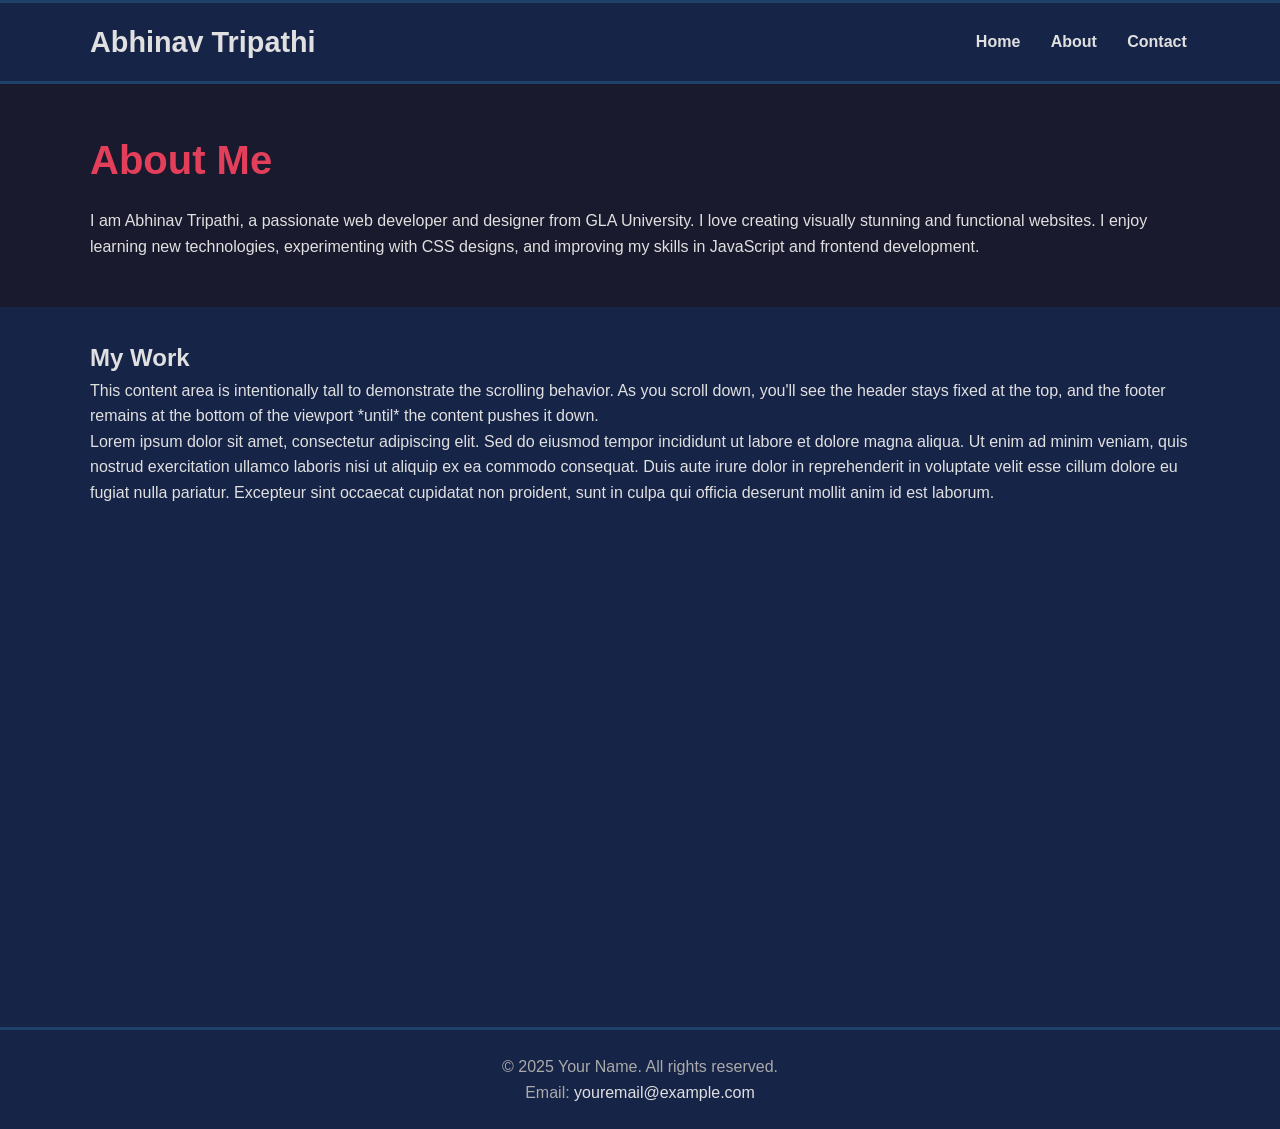
<file: CSS/ques1/index.html>
<!DOCTYPE html>
<html lang="en">
<head>
    <meta charset="UTF-8">
    <meta name="viewport" content="width=device-width, initial-scale=1.0">
    <title>Your Name - Personal Portfolio</title>
    <link rel="stylesheet" href="style.css">
</head>
<body>

    <header class="site-header">
        <div class="container">
            <h1 class="site-title">Abhinav Tripathi</h1>
            <nav class="site-nav">
                <ul>
                    <li><a href="#home">Home</a></li>
                    <li><a href="#about">About</a></li>
                    <li><a href="#contact">Contact</a></li>
                </ul>
            </nav>
        </div>
    </header>

    <main id="home" class="main-content">

        <section id="about" class="about-section">
            <div class="container">
                <div class="bio-content">
                    <h2>About Me</h2>
                    <p>I am Abhinav Tripathi, a passionate web developer and designer from GLA University. I love creating visually stunning and functional websites. I enjoy learning new technologies, experimenting with CSS designs, and improving my skills in JavaScript and frontend development.</p>
                </div>
                <!-- <div class="profile-image-container">
                    <img src="https://via.placeholder.com/250" alt="A professional headshot of Your Name" class="profile-image">
                </div> -->
            </div>
        </section>

        <section class="placeholder-content">
            <div class="container">
                <h2>My Work</h2>
                <p>This content area is intentionally tall to demonstrate the scrolling behavior. As you scroll down, you'll see the header stays fixed at the top, and the footer remains at the bottom of the viewport *until* the content pushes it down.</p>
                <p>Lorem ipsum dolor sit amet, consectetur adipiscing elit. Sed do eiusmod tempor incididunt ut labore et dolore magna aliqua. Ut enim ad minim veniam, quis nostrud exercitation ullamco laboris nisi ut aliquip ex ea commodo consequat. Duis aute irure dolor in reprehenderit in voluptate velit esse cillum dolore eu fugiat nulla pariatur. Excepteur sint occaecat cupidatat non proident, sunt in culpa qui officia deserunt mollit anim id est laborum.</p>
            </div>
        </section>

    </main>

    <footer id="contact" class="site-footer">
        <div class="container">
            <p>&copy; 2025 Your Name. All rights reserved.</p>
            <p>Email: <a href="mailto:youremail@example.com">youremail@example.com</a></p>
        </div>
    </footer>

</body>
</html>
</file>
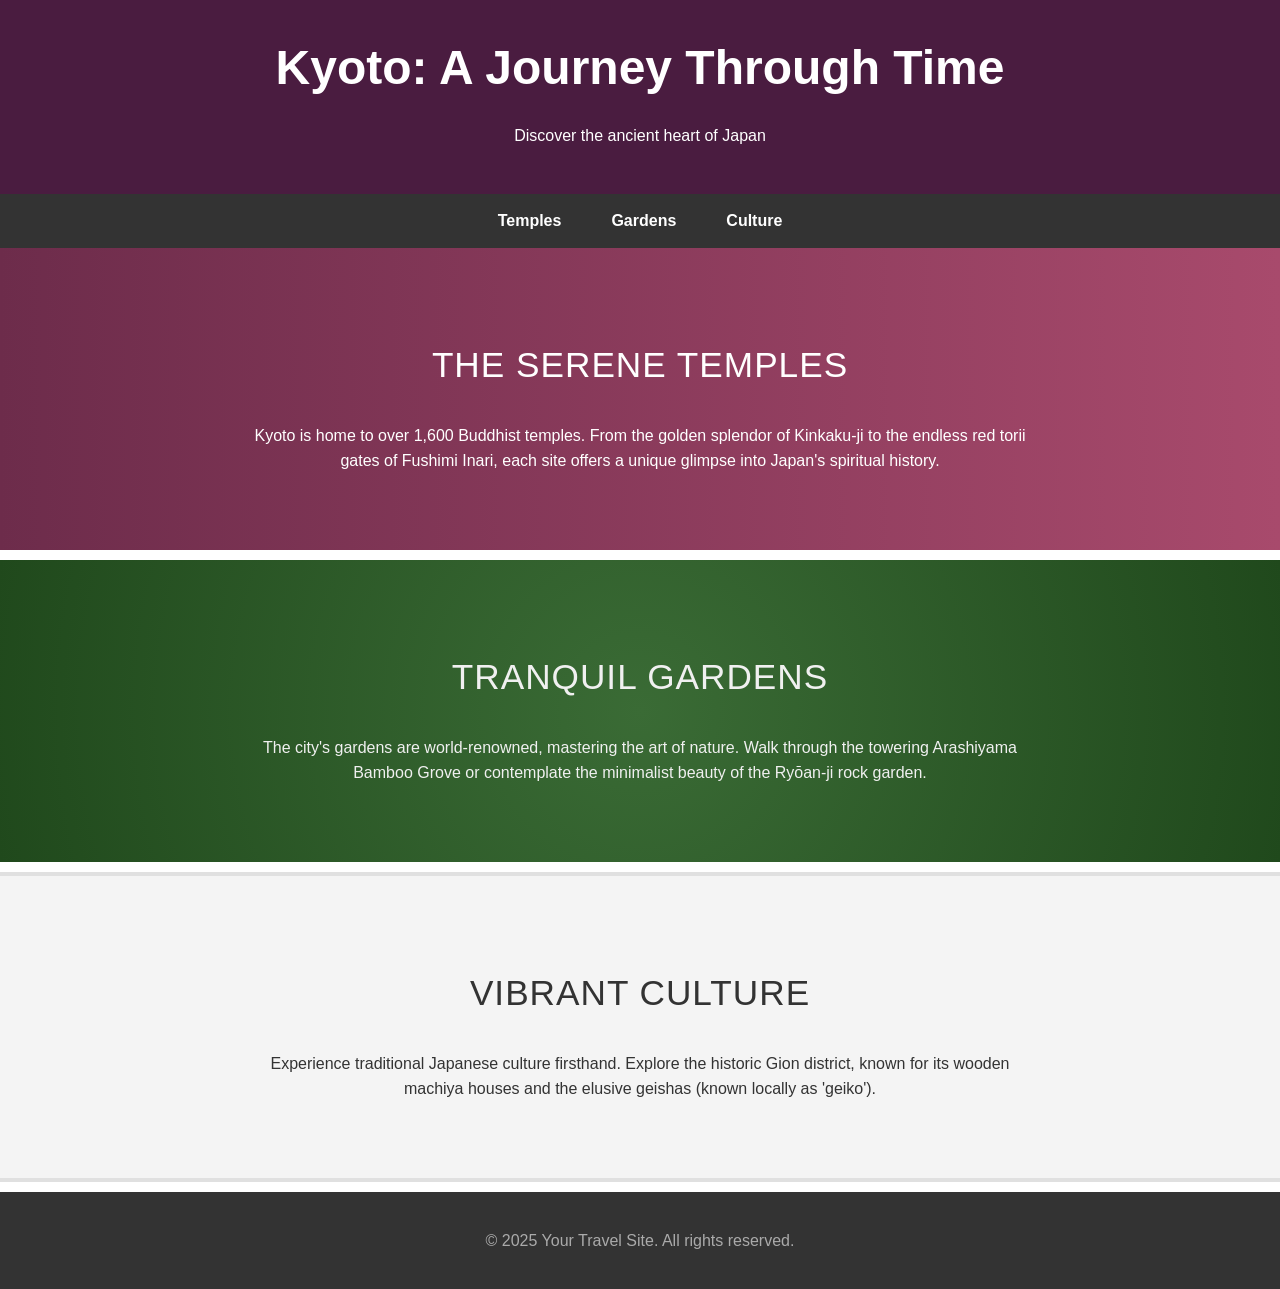
<file: CSS/ques2/index.html>
<!DOCTYPE html>
<html lang="en">
<head>
    <meta charset="UTF-8">
    <meta name="viewport" content="width=device-width, initial-scale=1.0">
    <title>Visit Kyoto</title>
    <link rel="stylesheet" href="style.css">
</head>
<body>

    <header>
        <h1>Kyoto: A Journey Through Time</h1>
        <p>Discover the ancient heart of Japan</p>
    </header>

    <nav>
        <ul>
            <li><a href="#temples">Temples</a></li>
            <li><a href="#gardens">Gardens</a></li>
            <li><a href="#culture">Culture</a></li>
        </ul>
    </nav>

    <main>
        
        <section id="temples">
            <h2>The Serene Temples</h2>
            <p>Kyoto is home to over 1,600 Buddhist temples. From the golden splendor of Kinkaku-ji to the endless red torii gates of Fushimi Inari, each site offers a unique glimpse into Japan's spiritual history.</p>
        </section>

        <section id="gardens">
            <h2>Tranquil Gardens</h2>
            <p>The city's gardens are world-renowned, mastering the art of nature. Walk through the towering Arashiyama Bamboo Grove or contemplate the minimalist beauty of the Ryōan-ji rock garden.</p>
        </section>

        <section id="culture">
            <h2>Vibrant Culture</h2>
            <p>Experience traditional Japanese culture firsthand. Explore the historic Gion district, known for its wooden machiya houses and the elusive geishas (known locally as 'geiko').</p>
        </section>

    </main>

    <footer>
        <p>&copy; 2025 Your Travel Site. All rights reserved.</p>
    </footer>

</body>
</html>
</file>
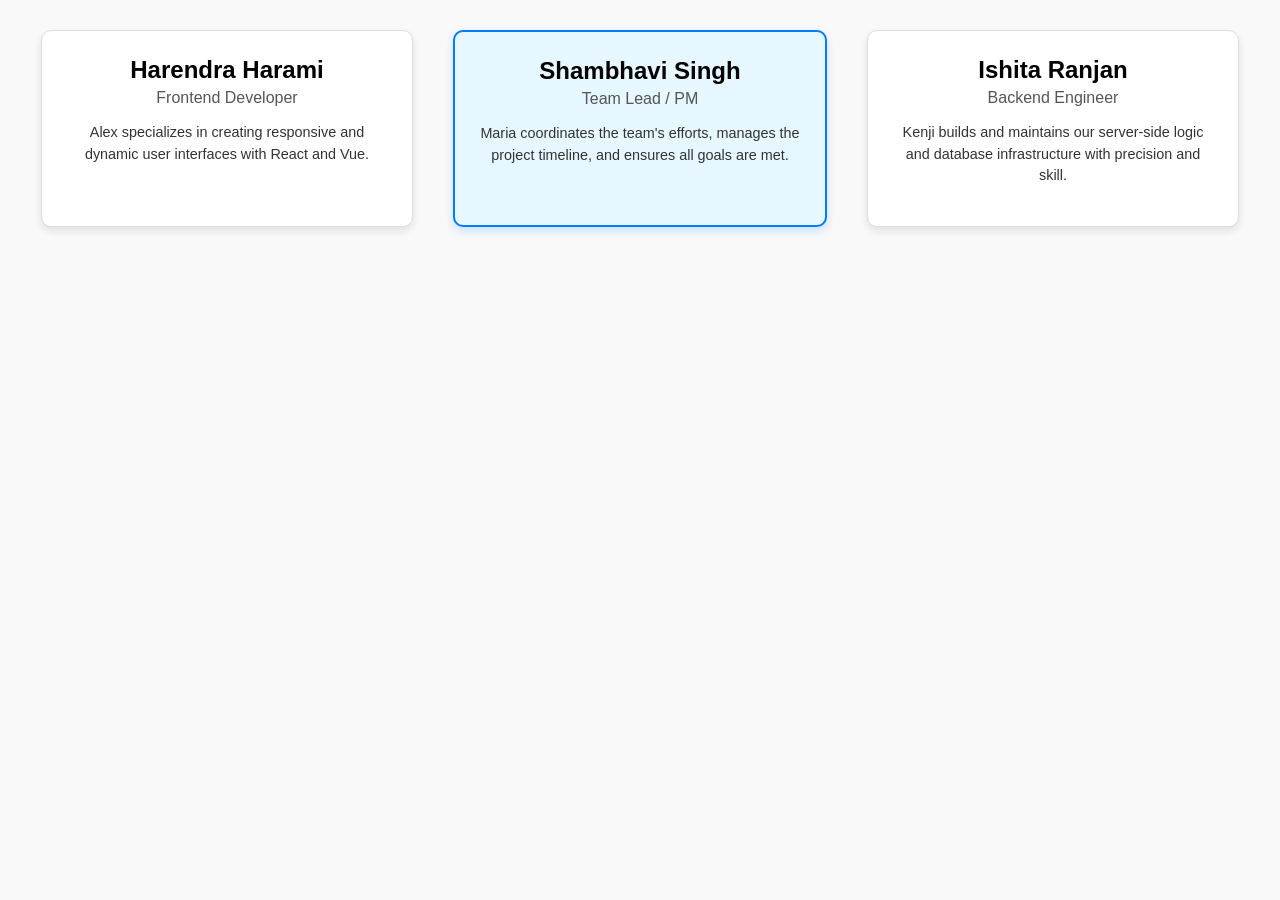
<file: CSS/ques3/index.html>
<!DOCTYPE html>
<html lang="en">
<head>
    <meta charset="UTF-8">
    <meta name="viewport" content="width=device-width, initial-scale=1.0">
    <title>Our Team</title>
    <link rel="stylesheet" href="style.css">
</head>
<body>

    <section class="team-container">

        <div class="team-card">
            <h2>Harendra Harami</h2>
            <h3>Frontend Developer</h3>
            <p>Alex specializes in creating responsive and dynamic user interfaces with React and Vue.</p>
        </div>
        
        <div class="team-card highlight">
            <h2>Shambhavi Singh</h2>
            <h3>Team Lead / PM</h3>
            <p>Maria coordinates the team's efforts, manages the project timeline, and ensures all goals are met.</p>
        </div>

        <div class="team-card">
            <h2>Ishita Ranjan</h2>
            <h3>Backend Engineer</h3>
            <p>Kenji builds and maintains our server-side logic and database infrastructure with precision and skill.</p>
        </div>

    </section>

</body>
</html>
</file>
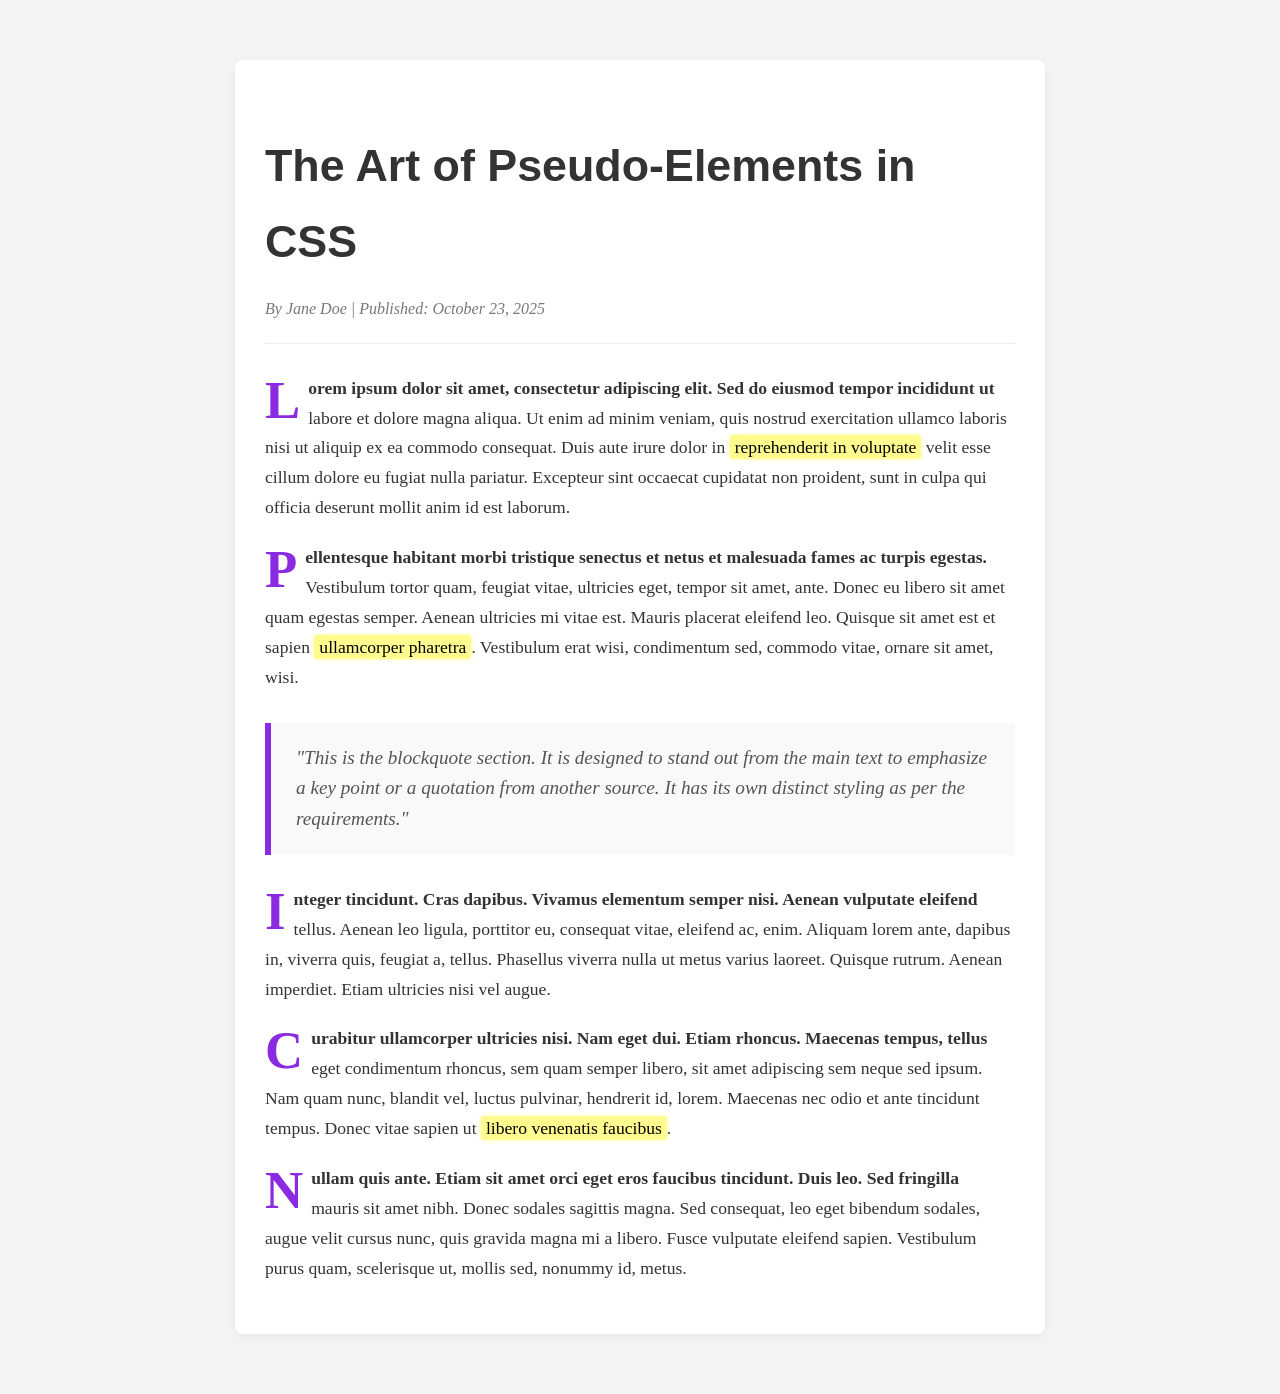
<file: CSS/ques4/index.html>
<!DOCTYPE html>
<html lang="en">
<head>
    <meta charset="UTF-8">
    <meta name="viewport" content="width=device-width, initial-scale=1.0">
    <title>Long Article Page</title>
    <link rel="stylesheet" href="style.css">
</head>
<body>

    <article>
        <header>
            <h1>The Art of Pseudo-Elements in CSS</h1>
        </header>
        
        <p class="byline">By Jane Doe | Published: October 23, 2025</p>

        <div class="article-body">
            <p>Lorem ipsum dolor sit amet, consectetur adipiscing elit. Sed do eiusmod tempor incididunt ut labore et dolore magna aliqua. Ut enim ad minim veniam, quis nostrud exercitation ullamco laboris nisi ut aliquip ex ea commodo consequat. Duis aute irure dolor in <mark>reprehenderit in voluptate</mark> velit esse cillum dolore eu fugiat nulla pariatur. Excepteur sint occaecat cupidatat non proident, sunt in culpa qui officia deserunt mollit anim id est laborum.</p>

            <p>Pellentesque habitant morbi tristique senectus et netus et malesuada fames ac turpis egestas. Vestibulum tortor quam, feugiat vitae, ultricies eget, tempor sit amet, ante. Donec eu libero sit amet quam egestas semper. Aenean ultricies mi vitae est. Mauris placerat eleifend leo. Quisque sit amet est et sapien <mark>ullamcorper pharetra</mark>. Vestibulum erat wisi, condimentum sed, commodo vitae, ornare sit amet, wisi.</p>

            <blockquote>
                <p>"This is the blockquote section. It is designed to stand out from the main text to emphasize a key point or a quotation from another source. It has its own distinct styling as per the requirements."</p>
            </blockquote>

            <p>Integer tincidunt. Cras dapibus. Vivamus elementum semper nisi. Aenean vulputate eleifend tellus. Aenean leo ligula, porttitor eu, consequat vitae, eleifend ac, enim. Aliquam lorem ante, dapibus in, viverra quis, feugiat a, tellus. Phasellus viverra nulla ut metus varius laoreet. Quisque rutrum. Aenean imperdiet. Etiam ultricies nisi vel augue.</p>

            <p>Curabitur ullamcorper ultricies nisi. Nam eget dui. Etiam rhoncus. Maecenas tempus, tellus eget condimentum rhoncus, sem quam semper libero, sit amet adipiscing sem neque sed ipsum. Nam quam nunc, blandit vel, luctus pulvinar, hendrerit id, lorem. Maecenas nec odio et ante tincidunt tempus. Donec vitae sapien ut <mark>libero venenatis faucibus</mark>.</p>

            <p>Nullam quis ante. Etiam sit amet orci eget eros faucibus tincidunt. Duis leo. Sed fringilla mauris sit amet nibh. Donec sodales sagittis magna. Sed consequat, leo eget bibendum sodales, augue velit cursus nunc, quis gravida magna mi a libero. Fusce vulputate eleifend sapien. Vestibulum purus quam, scelerisque ut, mollis sed, nonummy id, metus.</p>
        </div>
    </article>

</body>
</html>
</file>
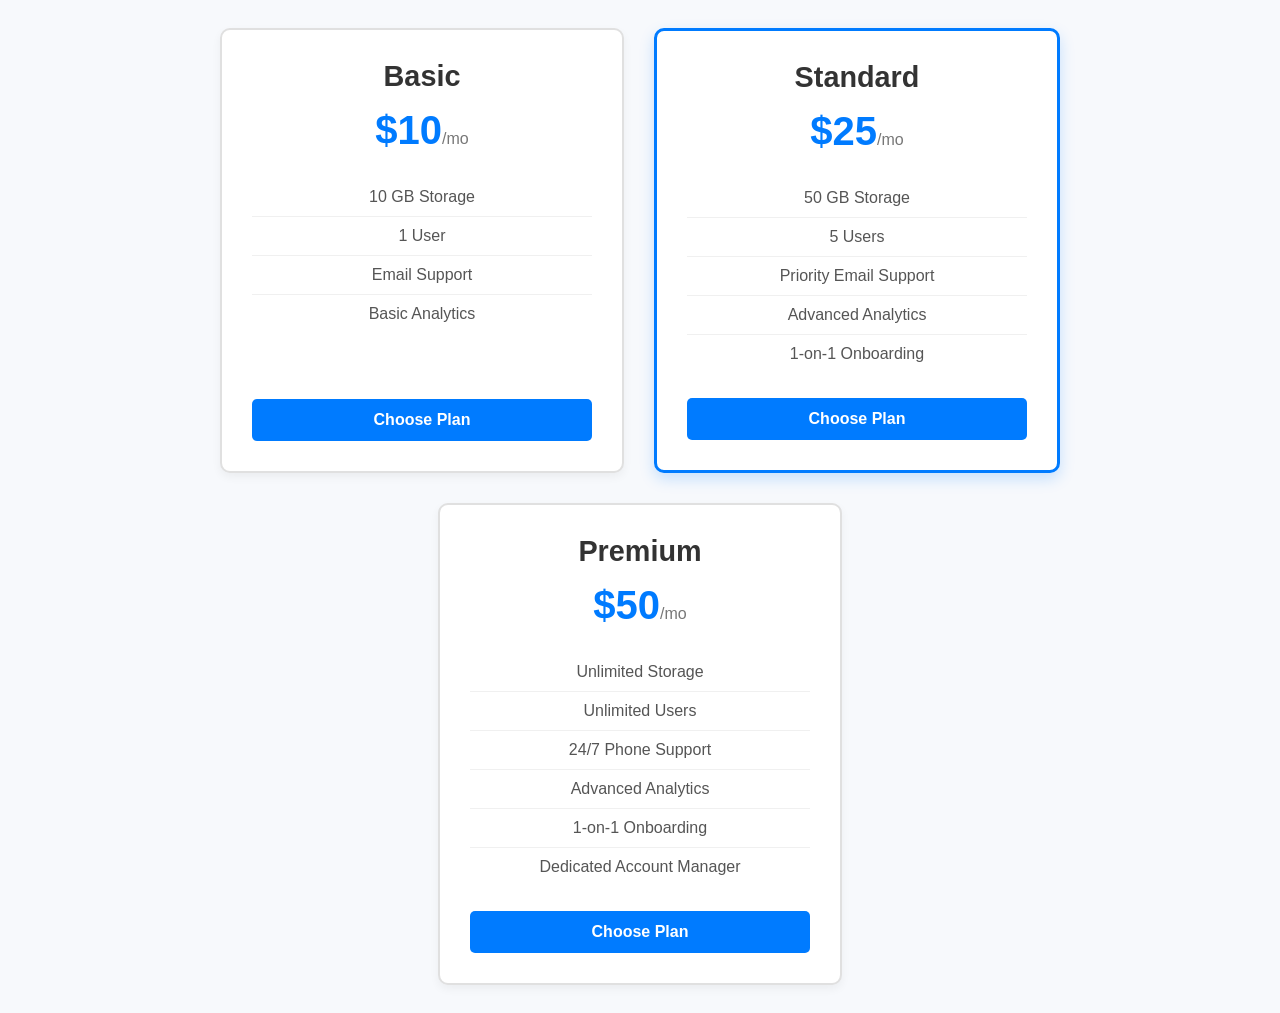
<file: CSS/ques5/index.html>
<!DOCTYPE html>
<html lang="en">
<head>
    <meta charset="UTF-8">
    <meta name="viewport" content="width=device-width, initial-scale=1.0">
    <title>Pricing Table</title>
    <link rel="stylesheet" href="style.css">
</head>
<body>

    <section class="pricing-container">

        <div class="pricing-plan">
            <h2>Basic</h2>
            <div class="price">$10<span>/mo</span></div>
            <ul>
                <li>10 GB Storage</li>
                <li>1 User</li>
                <li>Email Support</li>
                <li>Basic Analytics</li>
            </ul>
            <a href="#" class="btn">Choose Plan</a>
        </div>

        <div class="pricing-plan highlight">
            <h2>Standard</h2>
            <div class="price">$25<span>/mo</span></div>
            <ul>
                <li>50 GB Storage</li>
                <li>5 Users</li>
                <li>Priority Email Support</li>
                <li>Advanced Analytics</li>
                <li>1-on-1 Onboarding</li>
            </ul>
            <a href="#" class="btn">Choose Plan</a>
        </div>

        <div class="pricing-plan">
            <h2>Premium</h2>
            <div class="price">$50<span>/mo</span></div>
            <ul>
                <li>Unlimited Storage</li>
                <li>Unlimited Users</li>
                <li>24/7 Phone Support</li>
                <li>Advanced Analytics</li>
                <li>1-on-1 Onboarding</li>
                <li>Dedicated Account Manager</li>
            </ul>
            <a href="#" class="btn">Choose Plan</a>
        </div>

    </section>

</body>
</html>
</file>
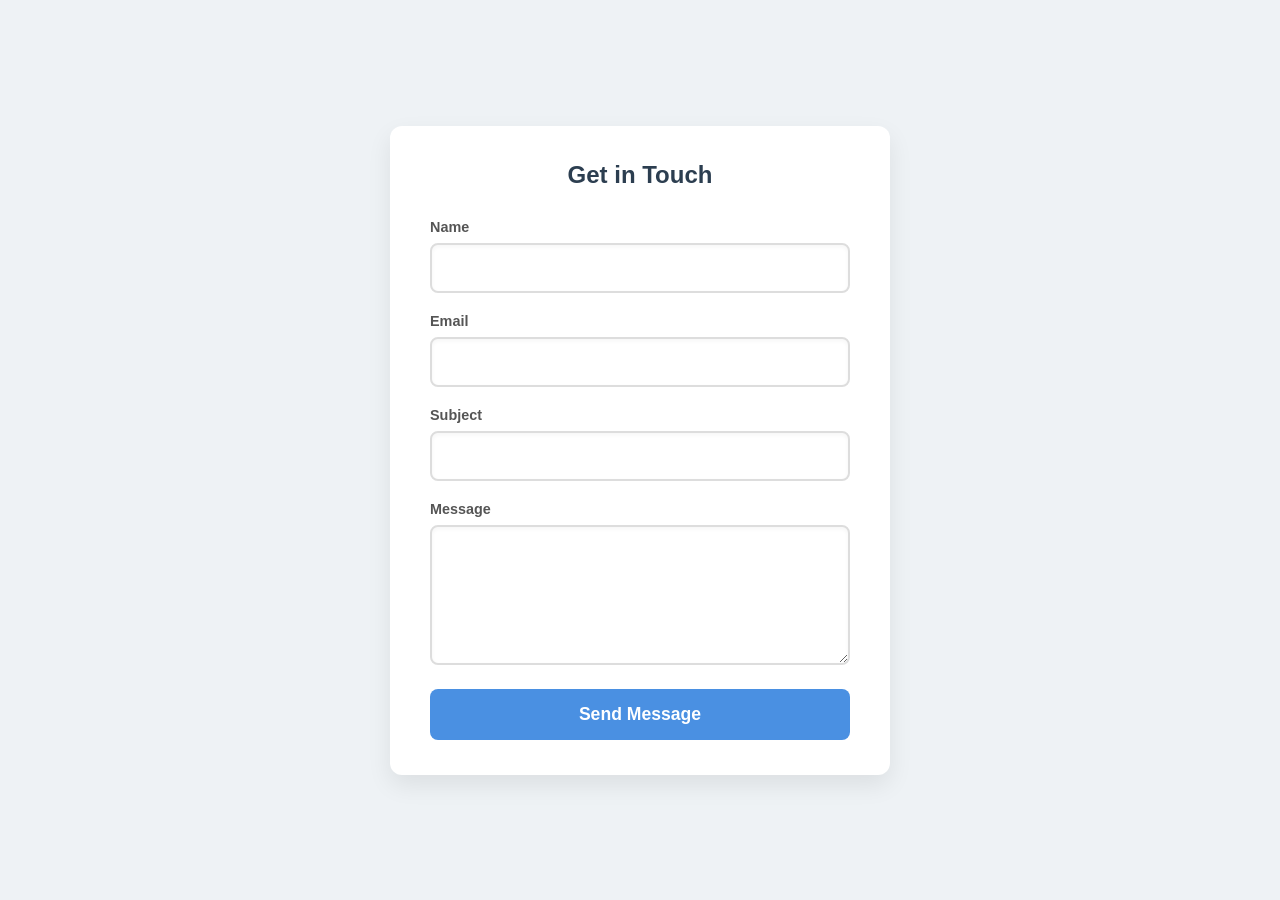
<file: CSS/ques7/index.html>
<!DOCTYPE html>
<html lang="en">
<head>
    <meta charset="UTF-8">
    <meta name="viewport" content="width=device-width, initial-scale=1.0">
    <title>Contact Us</title>
    <link rel="stylesheet" href="style.css">
</head>
<body>

    <form id="contact-form">
        <h2>Get in Touch</h2>
        
        <div class="form-group">
            <label for="name">Name</label>
            <input type="text" id="name" name="user_name" required>
        </div>
        
        <div class="form-group">
            <label for="email">Email</label>
            <input type="email" id="email" name="user_email" required>
        </div>
        
        <div class="form-group">
            <label for="subject">Subject</label>
            <input type="text" id="subject" name="user_subject">
        </div>
        
        <div class="form-group">
            <label for="message">Message</label>
            <textarea id="message" name="user_message" rows="6" required></textarea>
        </div>
        
        <button type="submit" class="submit-btn">Send Message</button>
    </form>

</body>
</html>
</file>
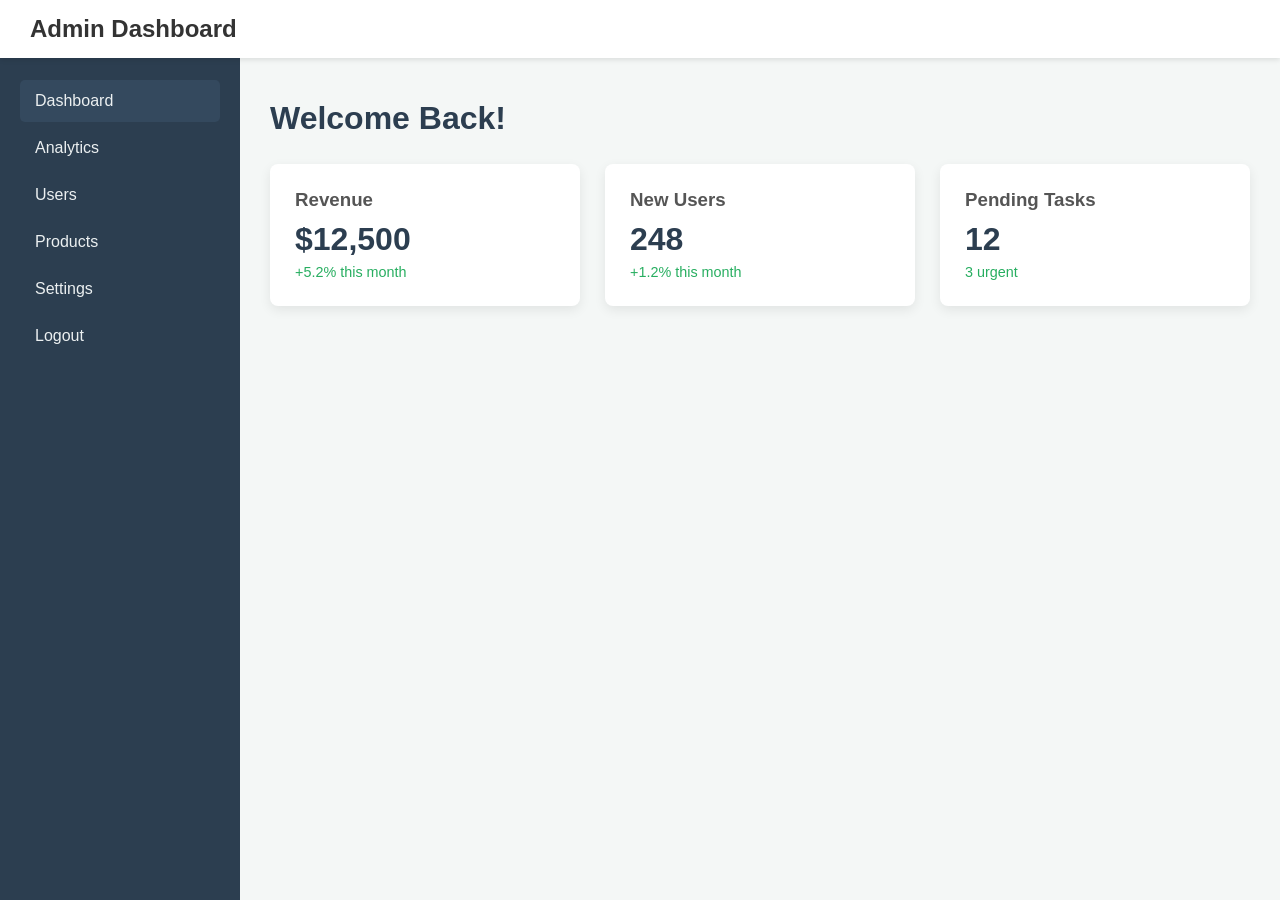
<file: CSS/ques8/index.html>
<!DOCTYPE html>
<html lang="en">
<head>
    <meta charset="UTF-8">
    <meta name="viewport" content="width=device-width, initial-scale=1.0">
    <title>Dashboard Layout</title>
    <link rel="stylesheet" href="style.css">
</head>
<body>

    <header class="dashboard-header">
        <h1>Admin Dashboard</h1>
    </header>

    <aside class="sidebar">
        <nav>
            <ul>
                <li><a href="#" class="active">Dashboard</a></li>
                <li><a href="#">Analytics</a></li>
                <li><a href="#">Users</a></li>
                <li><a href="#">Products</a></li>
                <li><a href="#">Settings</a></li>
                <li><a href="#">Logout</a></li>
            </ul>
        </nav>
    </aside>

    <main class="main-content">
        <h2>Welcome Back!</h2>

        <div class="content-boxes">
            
            <div class="box">
                <h3>Revenue</h3>
                <p>$12,500</p>
                <span>+5.2% this month</span>
            </div>
            
            <div class="box">
                <h3>New Users</h3>
                <p>248</p>
                <span>+1.2% this month</span>
            </div>

            <div class="box">
                <h3>Pending Tasks</h3>
                <p>12</p>
                <span>3 urgent</span>
            </div>

        </div>
    </main>

</body>
</html>
</file>
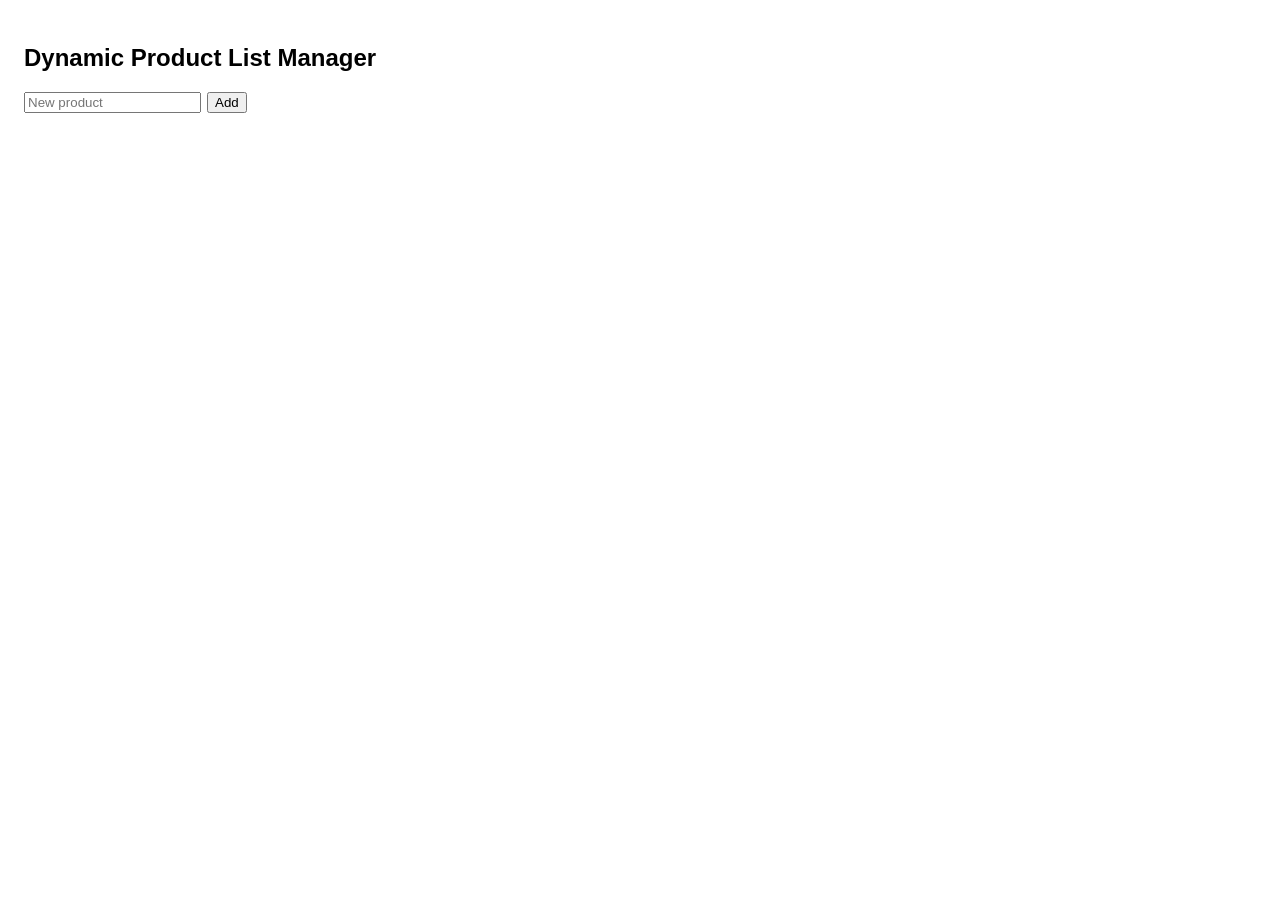
<file: DOM/q1/index.html>
<!DOCTYPE html>
<html>
  <head>
    <meta charset="utf-8" />
    <title>Q1</title>
    <style>
      body {
        font-family: Arial;
        padding: 16px;
      }
      #addRow {
        margin-bottom: 8px;
      }
      ul {
        padding: 0;
        list-style: none;
      }
      li {
        padding: 8px;
        border: 1px solid #ddd;
        margin-bottom: 6px;
        display: flex;
        justify-content: space-between;
        align-items: center;
      }
      button {
        margin-left: 6px;
      }
    </style>
  </head>
  <body>
    <h2>Dynamic Product List Manager</h2>
    <input id="productInput" placeholder="New product" /><button id="addBtn">
      Add
    </button>
    <ul id="productList"></ul>
    <script src="app.js"></script>
  </body>
</html>
</file>
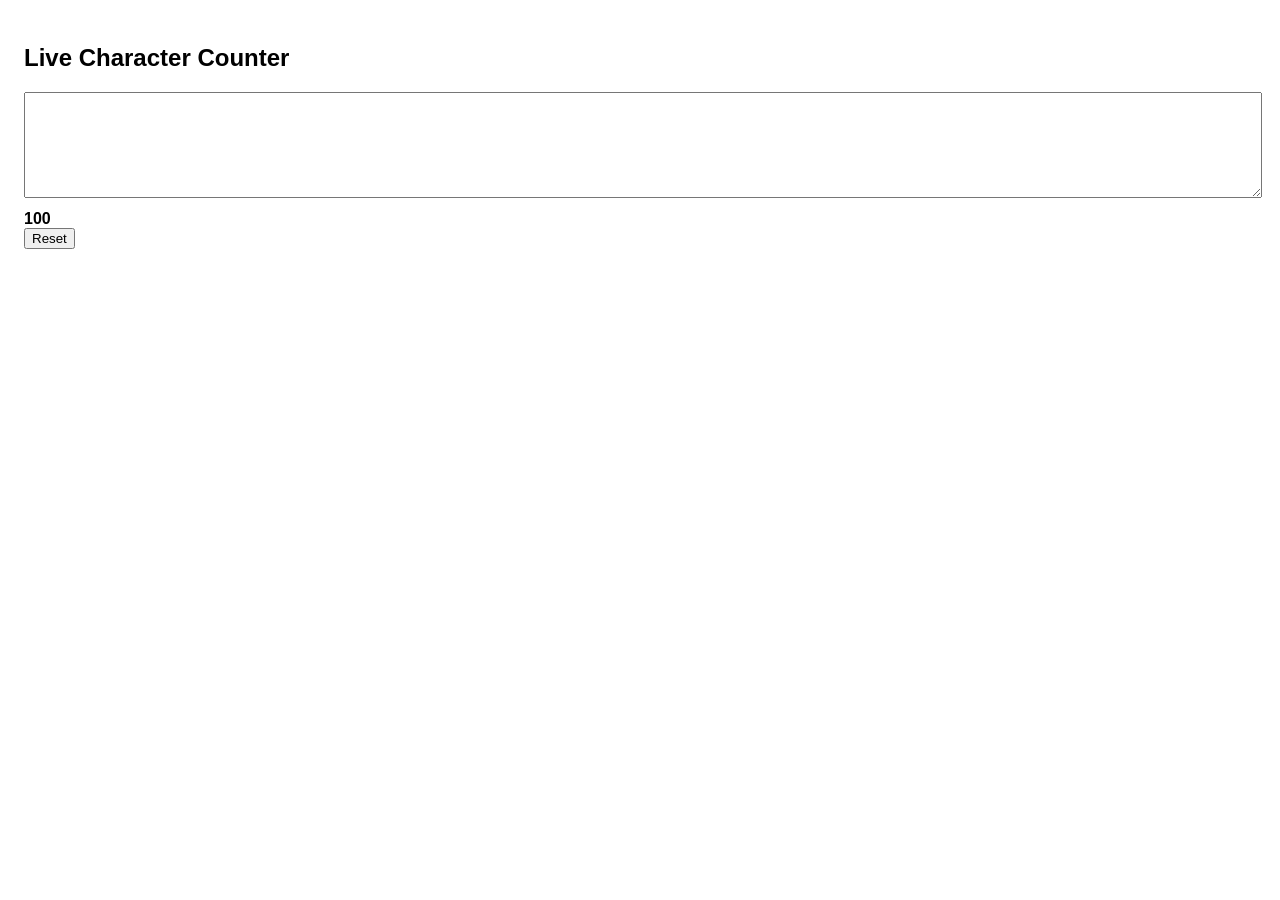
<file: DOM/q2/index.html>
<!DOCTYPE html>
<html>
  <head>
    <meta charset="utf-8" />
    <title>Q2</title>
    <style>
      body {
        font-family: Arial;
        padding: 16px;
      }
      textarea {
        width: 100%;
        height: 100px;
      }
      #counter {
        margin-top: 8px;
        font-weight: bold;
      }
      #counter.warn {
        background: yellow;
      }
      #counter.full {
        background: red;
        color: #fff;
      }
    </style>
  </head>
  <body>
    <h2>Live Character Counter</h2>
    <textarea id="ta" maxlength="100"></textarea>
    <div id="counter">100</div>
    <button id="reset">Reset</button>
    <script src="app.js"></script>
  </body>
</html>
</file>
<file: CSS/ques1/style.css>
* {
    margin: 0;
    padding: 0;
    box-sizing: border-box; 
}


html {
    font-size: 16px;
    scroll-behavior: smooth;
}


body {
    font-family: Arial, sans-serif;
    background-color: #1a1a2e;
    color: #e0e0e0;           
    line-height: 1.6;
    display: flex;
    flex-direction: column;
    min-height: 100vh; 
}


.container {
    width: 90%;      
    max-width: 1100px;
    margin: 0 auto;  
}


.site-header {
    position: fixed;
    top: 0;
    left: 0;
    width: 100%;
    background-color: #162447; 
    padding: 1rem 0;
    border-bottom: 3px solid #1f4068;
    border-top: 3px solid #1f4068;
    z-index: 1000;
}

.site-header .container {
    display: flex;
    justify-content: space-between;
    align-items: center;
}

.site-title {
    font-size: 1.8rem; 
    font-weight: bold;
}

.site-nav ul {
    list-style: none;
    display: flex;
}


.site-nav li {
    margin-left: 1.5em; 
}

.site-nav a {
    text-decoration: none;
    color: #e0e0e0;
    font-weight: bold;
    padding: 0.5em 0.2em; 
    transition: color 0.3s ease;
}

.site-nav a:hover,
.site-nav a:focus {
    color: #e43f5a; 
}


.main-content {
    flex-grow: 1; 
    padding-top: 5rem; 
}

.about-section {
    padding: 3rem 0;
}

.about-section .container {
    display: flex;
    align-items: center;
    justify-content: center;
    gap: 2rem;
    flex-wrap: wrap; 
}

.bio-content {
    flex-basis: 500px;
    flex-grow: 1;
}

.bio-content h2 {
    font-size: 2.5rem;
    color: #e43f5a; 
    margin-bottom: 1rem;
}

.profile-image-container {
    flex-basis: 250px; 
    flex-grow: 1;
    text-align: center;
}

.profile-image {
    max-width: 250px; 
    width: 100%;      
    height: auto;
    border-radius: 50%; 
    border: 5px solid #1f4068;
    object-fit: cover;
    aspect-ratio: 1 / 1;
}


.placeholder-content {
    padding: 2rem 0;
    min-height: 80vh; 
    background-color: #162447; 
}


.site-footer {
    background-color: #162447;
    border-top: 3px solid #1f4068;
    text-align: center;
    padding: 1.5rem 0; 
    color: #aaa;
}

.site-footer a {
    color: #e0e0e0;
    text-decoration: none;
}

.site-footer a:hover {
    text-decoration: underline;
}

@media (max-width: 768px) {
    .site-header .container {
        flex-direction: column;
        gap: 0.5rem;
    }

    .about-section .container {
        flex-direction: column;
    }

    .profile-image-container {
        order: -1; 
    }

    .bio-content {
        text-align: center;
    }
}
</file>
<file: CSS/ques2/style.css>
body {
    margin: 0; 
    font-family: Arial, sans-serif;
    line-height: 1.6;
}

header {
    background-color: #4a1c40;
    color: white;
    text-align: center;
    padding: 30px 20px; 
}

header h1 {
    font-size: 3rem;  
    font-weight: 700;
    margin: 0;
}

main h2 {
    font-size: 2.2rem; 
    font-weight: 500; 
    text-transform: uppercase;
    letter-spacing: 1px;
}

nav {
    background-color: #333;
    position: sticky; 
    top: 0;
    z-index: 100;
}

nav ul {
    list-style: none;
    margin: 0;
    padding: 0;
    display: flex;
    justify-content: center;
}

nav li a {
    display: block;
    color: white;
    text-decoration: none;
    padding: 14px 25px;
    font-weight: 600;
}

nav li a:hover {
    background-color: #575757;
}

main section {

    padding: 60px 20px; 
    
    margin-bottom: 10px; 
    
    text-align: center;
    color: white;
}

main section p {
    max-width: 800px;
    margin-left: auto;
    margin-right: auto;
}


#temples {
    background: linear-gradient(to right, #6d2c4b, #a84a6c);
    color: #ffffff;
}


#gardens {
    background: radial-gradient(circle, #3a6b35, #20491c);
    color: #f0f0f0;
}

#culture {
    background-color: #f4f4f4; 
    color: #333;
    
    border-top: 4px solid #e0e0e0;
    border-bottom: 4px solid #e0e0e0;
}


footer {
    background-color: #333;
    color: #aaa;
    text-align: center;
    padding: 20px; 
    margin-top: 10px; 
}
</file>
<file: CSS/ques3/style.css>
body {
    background-color: #f9f9f9;
    font-family: Arial, sans-serif;
    margin: 0;
    padding: 20px;
}

.team-container {
    display: flex;
    justify-content: center;
    flex-wrap: wrap;
    gap: 20px;
}

.team-card {
    background-color: #ffffff;
    border: 1px solid #ddd;
    border-radius: 10px;
    box-shadow: 0 4px 8px rgba(0, 0, 0, 0.1);
    
    margin: 10px;
    padding: 25px;
    
    flex-basis: 280px;
    flex-grow: 1;
    max-width: 320px;
    
    text-align: center;
    transition: all 0.3s ease;
}

.team-card:hover {
    transform: translateY(-5px);
    box-shadow: 0 6px 12px rgba(0, 0, 0, 0.15);
}

.team-card h2 {
    font-size: 1.5rem;
    font-weight: 600;
    margin-top: 0;
    margin-bottom: 5px;
}

.team-card h3 {
    font-size: 1rem;
    font-weight: 500;
    color: #555;
    margin-top: 0;
    margin-bottom: 15px;
}

.team-card p {
    font-size: 0.9rem;
    line-height: 1.5;
    color: #333;
}

.team-card.highlight {
    background-color: #e6f7ff;
    border: 2px solid #007bff;
    box-shadow: 0 4px 10px rgba(0, 123, 255, 0.2);
}

@media (max-width: 600px) {
    .team-container {
        flex-direction: column;
        align-items: center;
    }

    .team-card {
        flex-basis: 100%;
        max-width: 400px;
        width: 90%;
    }
}
</file>
<file: CSS/ques4/style.css>
body {
    background-color: #f4f4f4;
    font-family: 'Georgia', serif;
    line-height: 1.7;
    color: #333;
    margin: 0;
    padding: 20px;
}

article {
    max-width: 750px;
    margin: 40px auto;
    padding: 30px;
    background-color: #ffffff;
    box-shadow: 0 4px 12px rgba(0,0,0,0.05);
    border-radius: 8px;
}

article h1 {
    font-size: 2.8rem;
    font-family: Arial, sans-serif;
    font-weight: 700;
    margin-bottom: 10px;
}

.byline {
    font-style: italic;
    color: #777;
    margin-bottom: 30px;
    border-bottom: 1px solid #eee;
    padding-bottom: 20px;
}

.article-body > p {
    margin-bottom: 20px;
    font-size: 1.1rem;
}

.article-body > p::first-letter {
    font-size: 3em;
    font-weight: bold;
    color: #8a2be2;
    float: left;
    margin-right: 8px;
    line-height: 1;
}

.article-body > p::first-line {
    font-weight: bold;
}

mark {
    background-color: #fffb8f;
    padding: 2px 5px;
    border-radius: 3px;
    box-shadow: 0 0 5px rgba(255, 251, 143, 0.8);
}

blockquote {
    background-color: #f9f9f9;
    border-left: 6px solid #8a2be2;
    margin: 30px 0;
    padding: 20px 25px;
    font-style: italic;
    color: #555;
}

blockquote p {
    margin: 0;
    font-size: 1.2rem;
    line-height: 1.6;
}
</file>
<file: CSS/ques5/style.css>
body {
    background-color: #f7f9fc;
    font-family: Arial, sans-serif;
    display: flex;
    justify-content: center;
    align-items: center;
    min-height: 100vh;
    padding: 20px;
}

.pricing-container {
    display: flex;
    flex-wrap: wrap;
    justify-content: center;
    gap: 30px;
    width: 100%;
    max-width: 1100px;
}

.pricing-plan {
    background-color: #ffffff;
    border: 2px solid #e0e0e0;
    border-radius: 10px;
    box-shadow: 0 4px 10px rgba(0, 0, 0, 0.05);
    padding: 30px;
    text-align: center;
    
    flex-basis: 300px;
    flex-grow: 1;
    max-width: 340px;

    display: flex;
    flex-direction: column;
    
    transition: all 0.3s ease-in-out;
}

.pricing-plan:hover {
    transform: scale(1.05);
    background-color: #fdfdfd;
    box-shadow: 0 8px 20px rgba(0, 0, 0, 0.1);
}

.pricing-plan h2 {
    font-size: 1.8rem;
    font-weight: 600;
    margin-top: 0;
    margin-bottom: 15px;
    color: #333;
}

.price {
    font-size: 2.5rem;
    font-weight: 700;
    color: #007bff;
    margin-bottom: 25px;
}

.price span {
    font-size: 1rem;
    font-weight: 400;
    color: #777;
}

.pricing-plan ul {
    list-style: none;
    padding: 0;
    margin: 0 0 25px 0;
    flex-grow: 1;
}

.pricing-plan li {
    font-size: 1rem;
    color: #555;
    padding: 10px 0;
    border-bottom: 1px solid #f0f0f0;
}

.pricing-plan li:last-child {
    border-bottom: none;
}

.btn {
    display: inline-block;
    background-color: #007bff;
    color: #ffffff;
    text-decoration: none;
    padding: 12px 30px;
    border-radius: 5px;
    font-weight: bold;
    font-size: 1rem;
    transition: background-color 0.2s ease;
    margin-top: auto;
}

.btn:hover {
    background-color: #0056b3;
}

.pricing-plan.highlight {
    border: 3px solid #007bff;
    box-shadow: 0 6px 15px rgba(0, 123, 255, 0.2);
}

.pricing-plan.highlight .btn {
    background-color: #007bff;
}

.pricing-plan.highlight .btn:hover {
    background-color: #0056b3;
}

@media (max-width: 768px) {
    .pricing-container {
        flex-direction: column;
        align-items: center;
    }
    
    .pricing-plan {
        max-width: 400px;
        width: 100%;
    }
}
</file>
<file: CSS/ques7/style.css>
body {
    font-family: Arial, sans-serif;
    background-color: #eef2f5;
    color: #333;
    
    display: flex;
    justify-content: center;
    align-items: center;
    min-height: 100vh;
    
    margin: 0;
    padding: 20px;
    box-sizing: border-box;
}

#contact-form {
    background-color: #ffffff;
    padding: 35px 40px;
    border-radius: 12px;
    box-shadow: 0 10px 25px rgba(0, 0, 0, 0.08);
    width: 100%;
    max-width: 500px;
    box-sizing: border-box;
}

#contact-form h2 {
    text-align: center;
    color: #2c3e50;
    margin-top: 0;
    margin-bottom: 30px;
}

.form-group {
    margin-bottom: 20px;
}

.form-group label {
    display: block;
    margin-bottom: 8px;
    font-weight: 600;
    font-size: 0.9rem;
    color: #555;
}

.form-group input,
.form-group textarea {
    width: 100%;
    padding: 14px;
    border: 2px solid #ddd;
    border-radius: 8px;
    box-shadow: inset 0 2px 4px rgba(0, 0, 0, 0.04);
    
    box-sizing: border-box;
    font-family: inherit;
    font-size: 1rem;
    color: #333;
    
    transition: border-color 0.3s ease, box-shadow 0.3s ease;
}

.form-group textarea {
    resize: vertical;
    min-height: 120px;
}

.form-group input:focus,
.form-group textarea:focus {
    outline: none;
    border-color: #4a90e2;
    box-shadow: 0 0 8px rgba(74, 144, 226, 0.3);
}

.submit-btn {
    width: 100%;
    padding: 15px;
    background-color: #4a90e2;
    color: white;
    border: none;
    border-radius: 8px;
    font-size: 1.1rem;
    font-weight: bold;
    cursor: pointer;
    transition: background-color 0.3s ease, box-shadow 0.3s ease;
}

.submit-btn:hover {
    background-color: #357abd;
    box-shadow: 0 4px 12px rgba(74, 144, 226, 0.2);
}
</file>
<file: CSS/ques8/style.css>
body, html {
    margin: 0;
    padding: 0;
    font-family: Arial, sans-serif;
    background-color: #f4f7f6;
    height: 100%;
}

.dashboard-header {
    position: fixed;
    top: 0;
    left: 0;
    width: 100%;
    background-color: #ffffff;
    color: #333;
    padding: 15px 30px;
    box-shadow: 0 2px 5px rgba(0, 0, 0, 0.1);
    z-index: 1000;
    box-sizing: border-box;
}

.dashboard-header h1 {
    margin: 0;
    font-size: 1.5rem;
}

.sidebar {
    position: fixed;
    top: 0;
    left: 0;
    width: 240px;
    height: 100vh;
    background-color: #2c3e50;
    color: white;
    padding: 20px;
    padding-top: 80px;
    box-sizing: border-box;
    z-index: 900;
}

.sidebar nav ul {
    list-style: none;
    padding: 0;
    margin: 0;
}

.sidebar nav li a {
    display: block;
    color: #ecf0f1;
    text-decoration: none;
    padding: 12px 15px;
    border-radius: 5px;
    margin-bottom: 5px;
    transition: background-color 0.3s ease;
}

.sidebar nav li a:hover,
.sidebar nav li a.active {
    background-color: #34495e;
}

.main-content {
    margin-left: 240px;
    padding: 30px;
    padding-top: 100px;
}

.main-content h2 {
    margin-top: 0;
    color: #2c3e50;
    font-size: 2rem;
}

.content-boxes {
    display: flex;
    flex-wrap: wrap;
    gap: 25px;
}

.box {
    background-color: #ffffff;
    border-radius: 8px;
    box-shadow: 0 4px 12px rgba(0, 0, 0, 0.08);
    padding: 25px;
    
    flex-basis: 280px;
    flex-grow: 1;
    
    box-sizing: border-box;
}

.box h3 {
    margin-top: 0;
    margin-bottom: 10px;
    color: #555;
}

.box p {
    font-size: 2rem;
    font-weight: bold;
    color: #2c3e50;
    margin: 0 0 5px 0;
}

.box span {
    font-size: 0.9rem;
    color: #27ae60;
}

@media (max-width: 768px) {
    .sidebar {
        position: static;
        width: 100%;
        height: auto;
        z-index: 1;
    }

    .main-content {
        margin-left: 0;
        padding: 20px;
        padding-top: 90px;
    }
}
</file>
